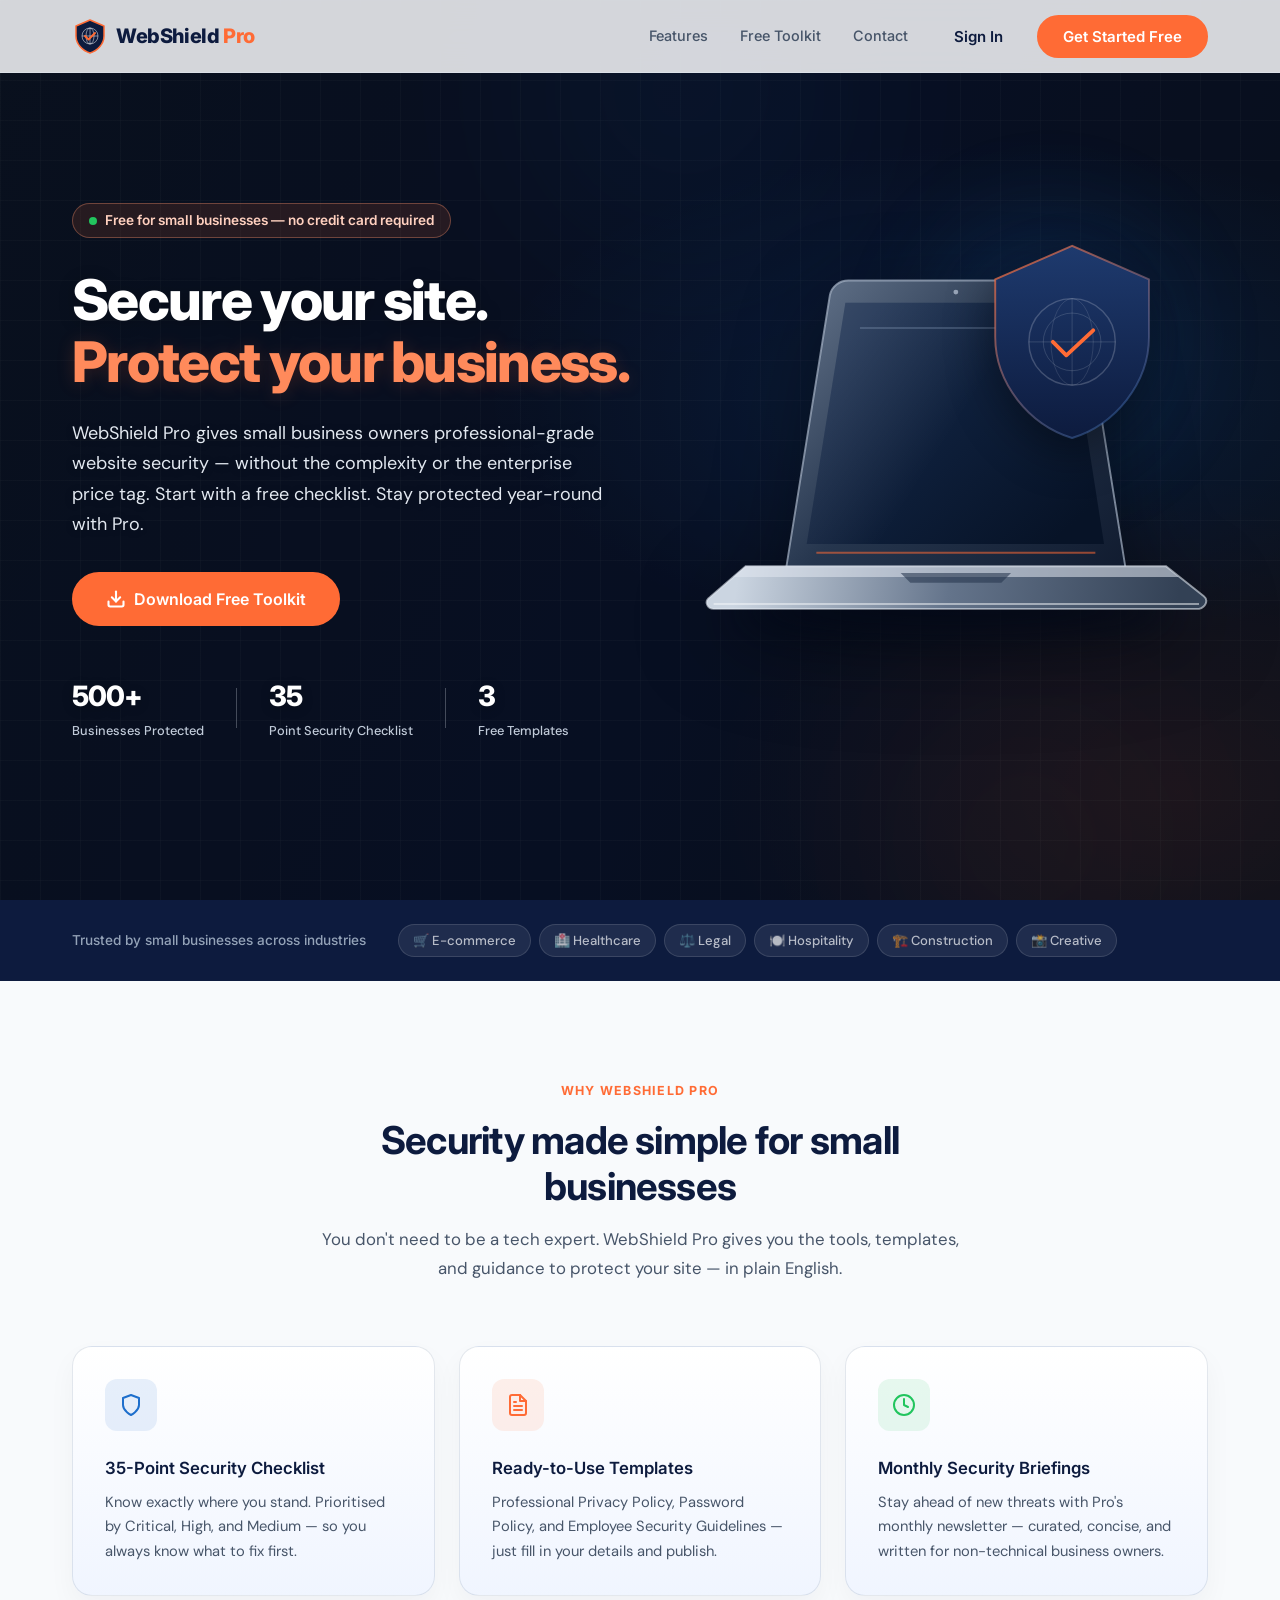
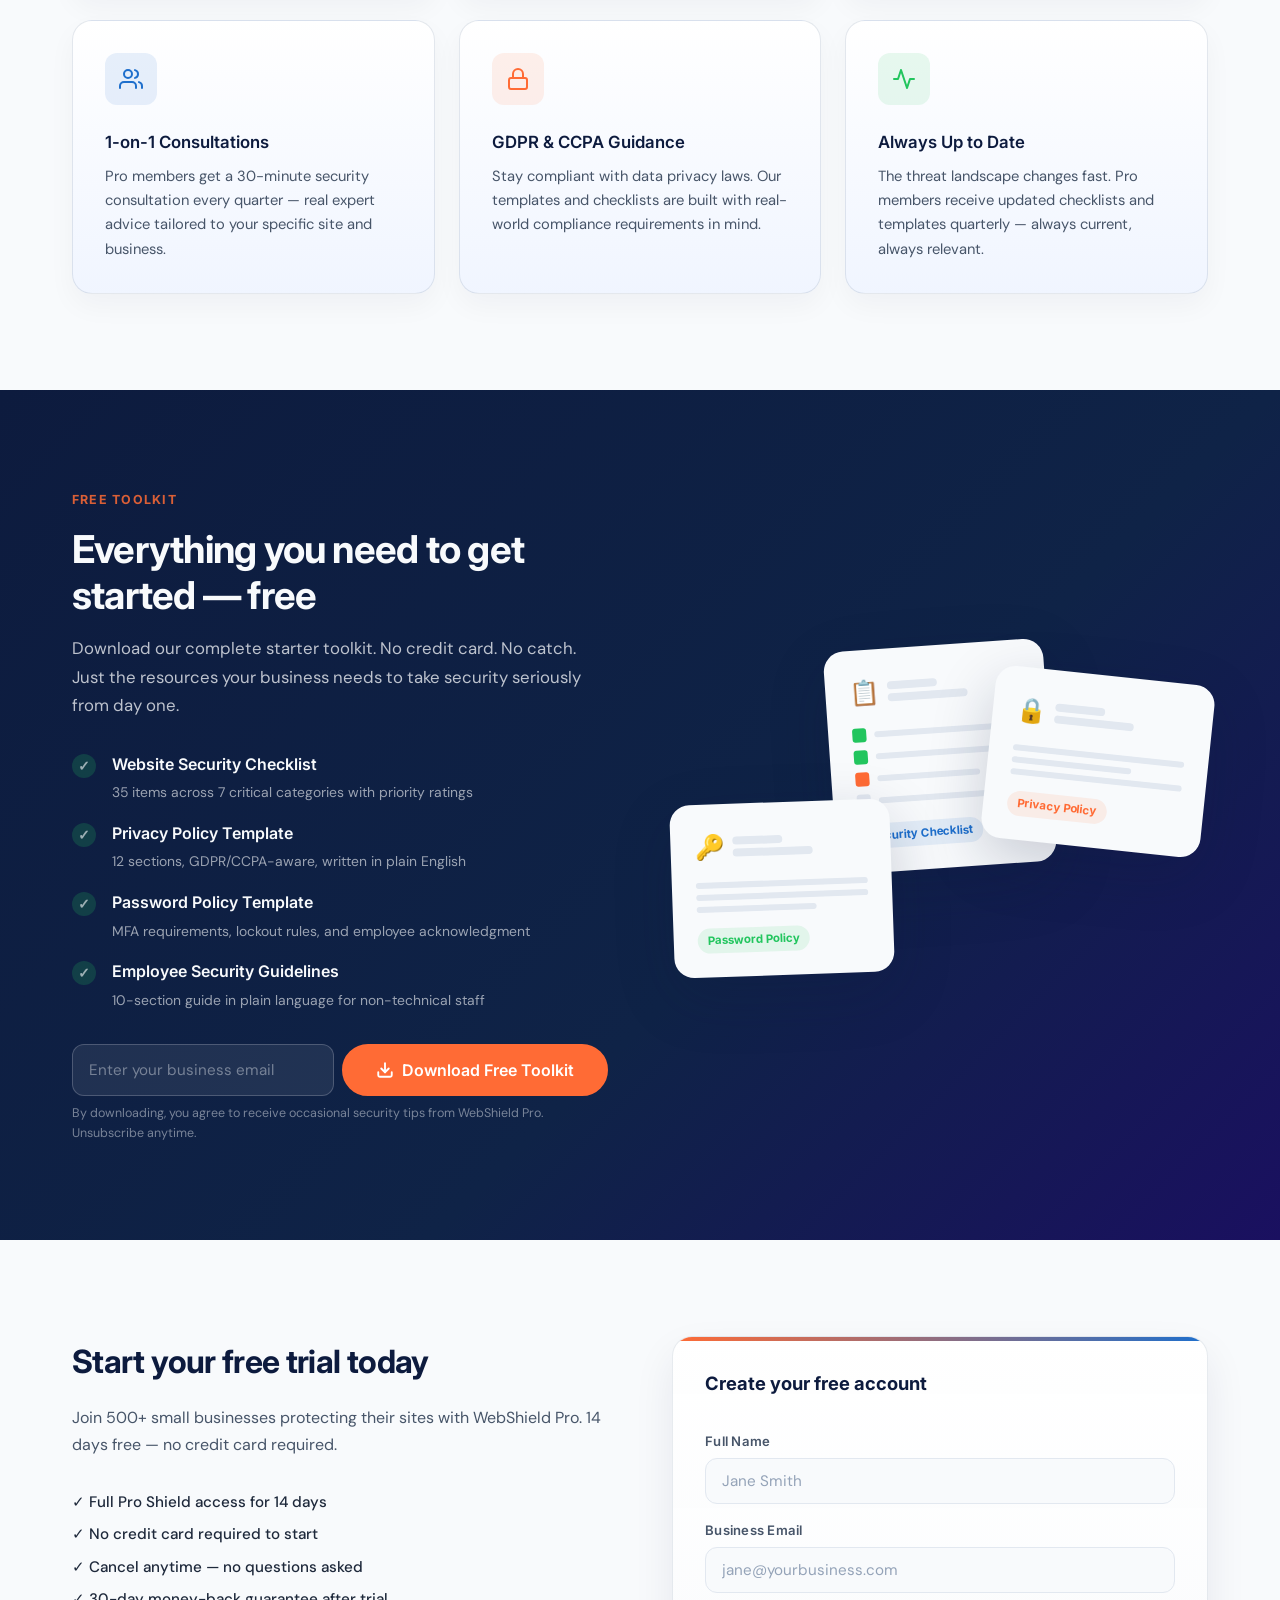
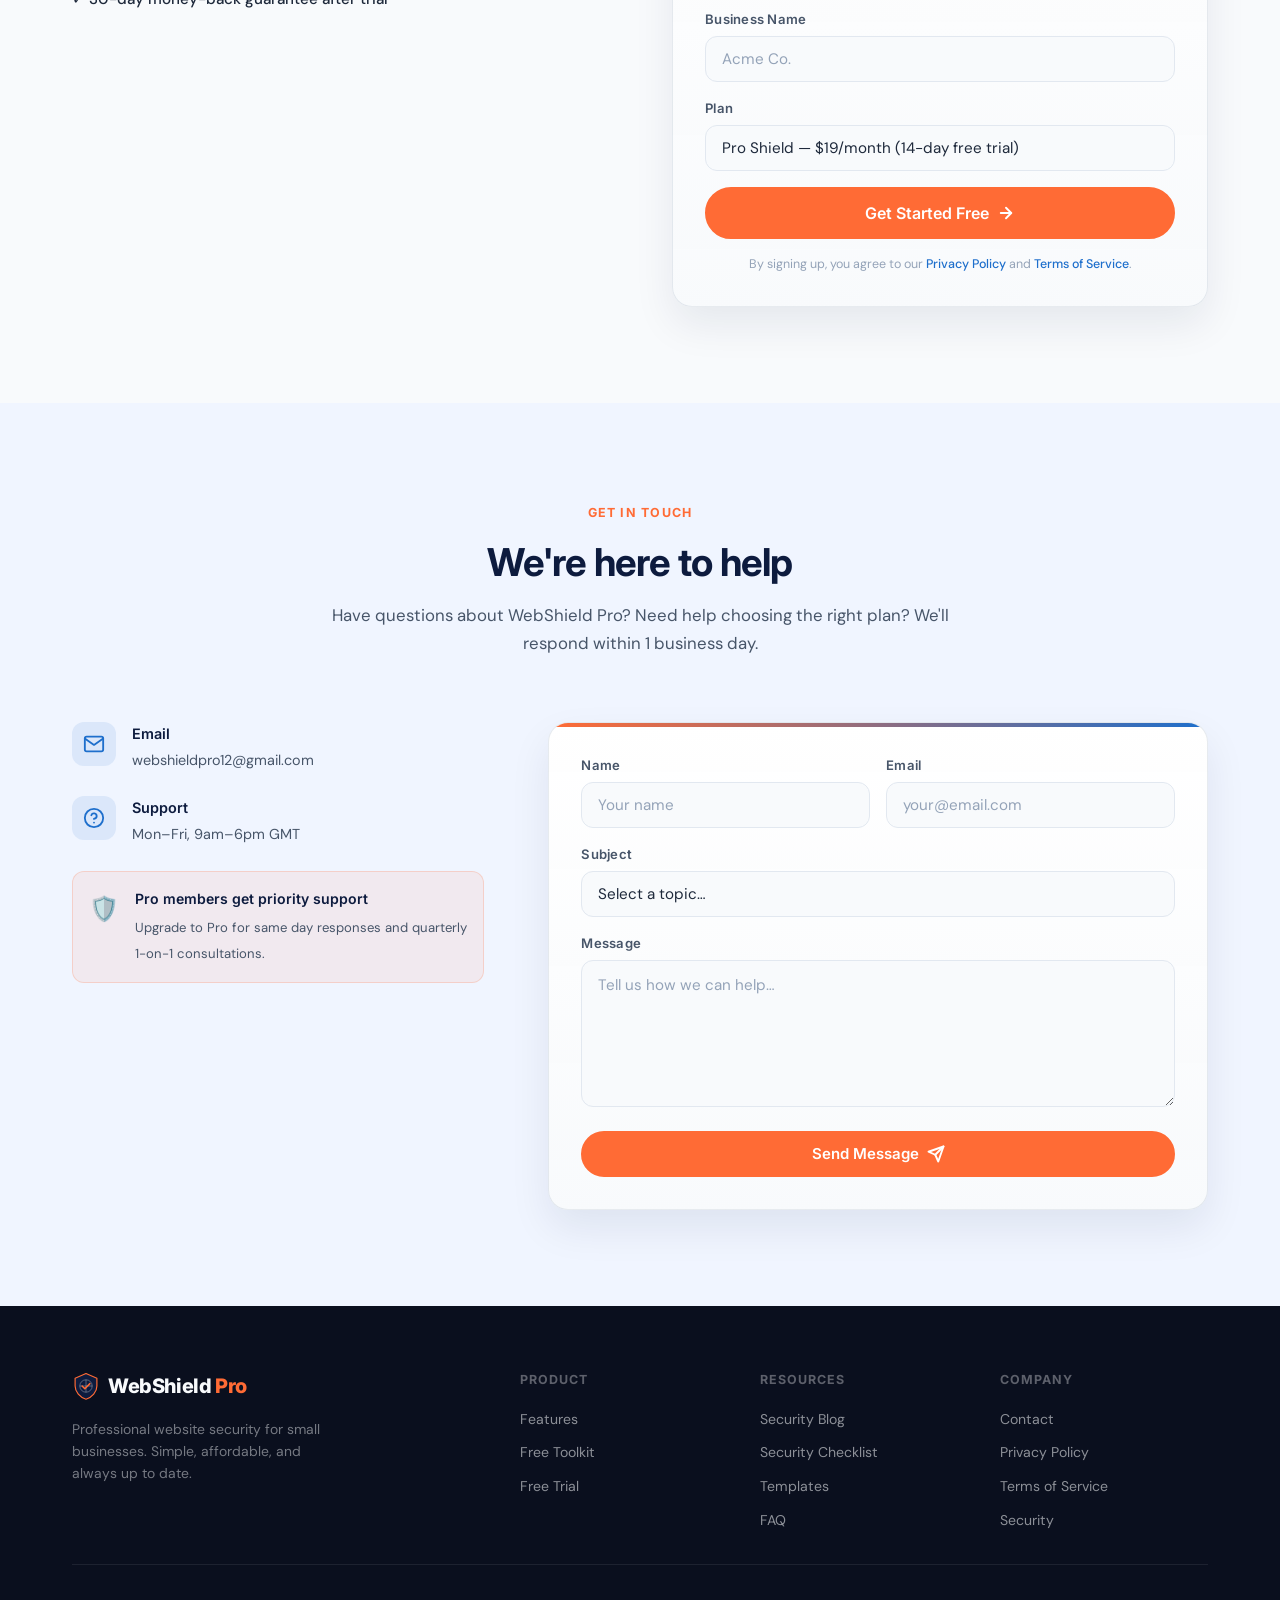
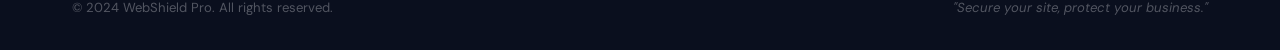
<file: index.html>
<!DOCTYPE html>
<html lang="en">
<head>
  <meta charset="UTF-8" />
  <meta name="viewport" content="width=device-width, initial-scale=1.0" />
  <title>WebShield Pro — Secure Your Site, Protect Your Business</title>
  <meta name="description" content="WebShield Pro gives small businesses professional-grade website security tools — simple, affordable, and built for the modern web. Download your free security checklist today." />
  <meta name="keywords" content="website security, small business security, privacy policy template, password policy, cybersecurity checklist" />
  <meta property="og:title" content="WebShield Pro — Secure Your Site, Protect Your Business" />
  <meta property="og:description" content="Free security checklist + 3 professional templates to protect your business online." />
  <meta property="og:type" content="website" />

  <!-- Google Fonts -->
  <link rel="preconnect" href="https://fonts.googleapis.com" />
  <link rel="preconnect" href="https://fonts.gstatic.com" crossorigin />
  <link href="https://fonts.googleapis.com/css2?family=Inter:wght@400;500;600;700;800;900&family=DM+Sans:wght@400;500;600&family=JetBrains+Mono:wght@400;500&display=swap" rel="stylesheet" />
  <link rel="icon" type="image/svg+xml" href="favicon.svg" />

  <link rel="stylesheet" href="styles.css?v=nav-spacing-2" />
</head>
<body>

  <!-- ===== NAVIGATION ===== -->
  <header class="nav-wrapper" id="top">
    <nav class="nav container">
      <a href="#top" class="nav-logo" id="nav-logo-link">
        <div class="logo-icon">
          <svg width="36" height="36" viewBox="0 0 36 36" fill="none" xmlns="http://www.w3.org/2000/svg">
            <path d="M18 2L4 8V18C4 25.7 10.2 32.9 18 35C25.8 32.9 32 25.7 32 18V8L18 2Z" fill="#0D1B3E"/>
            <path d="M18 2L4 8V18C4 25.7 10.2 32.9 18 35C25.8 32.9 32 25.7 32 18V8L18 2Z" stroke="#FF6B35" stroke-width="1.5" stroke-linejoin="round"/>
            <!-- Globe lines -->
            <circle cx="18" cy="18" r="8" stroke="#F8FAFC" stroke-width="1" opacity="0.5" fill="none"/>
            <line x1="18" y1="10" x2="18" y2="26" stroke="#F8FAFC" stroke-width="1" opacity="0.5"/>
            <line x1="10" y1="18" x2="26" y2="18" stroke="#F8FAFC" stroke-width="1" opacity="0.5"/>
            <ellipse cx="18" cy="18" rx="4" ry="8" stroke="#F8FAFC" stroke-width="1" opacity="0.5" fill="none"/>
            <!-- Check -->
            <path d="M13 18L16.5 21.5L23 15" stroke="#FF6B35" stroke-width="2" stroke-linecap="round" stroke-linejoin="round"/>
          </svg>
        </div>
        <span class="logo-text">WebShield <span class="logo-pro">Pro</span></span>
      </a>

      <div class="nav-menu" id="nav-menu">
        <ul class="nav-links" id="nav-links">
          <li><a href="#features" class="nav-link">Features</a></li>
          <li><a href="#toolkit" class="nav-link">Free Toolkit</a></li>
          <li><a href="#contact" class="nav-link">Contact</a></li>
        </ul>

        <div class="nav-actions">
          <a href="#signup" class="btn btn-ghost" id="nav-signin-btn">Sign In</a>
          <a href="#signup" class="btn btn-primary" id="nav-cta-btn">Get Started Free</a>
        </div>
      </div>

      <button class="hamburger" id="hamburger-btn" type="button" aria-label="Open menu" aria-controls="nav-menu" aria-expanded="false">
        <span></span><span></span><span></span>
      </button>
    </nav>
  </header>

  <!-- ===== HERO ===== -->
  <section class="hero" id="hero">
    <div class="hero-bg-grid"></div>
    <div class="hero-orb hero-orb-1"></div>
    <div class="hero-orb hero-orb-2"></div>

    <div class="container hero-content">
      <div class="hero-badge" id="hero-badge">
        <span class="badge-dot"></span>
        Free for small businesses — no credit card required
      </div>

      <h1 class="hero-headline">
        Secure your site.<br/>
        <span class="headline-accent">Protect your business.</span>
      </h1>

      <p class="hero-sub">
        WebShield Pro gives small business owners professional-grade website security — without the complexity or the enterprise price tag. Start with a free checklist. Stay protected year-round with Pro.
      </p>

      <div class="hero-actions">
        <a href="#toolkit" class="btn btn-primary btn-lg" id="hero-download-btn">
          <svg width="20" height="20" viewBox="0 0 24 24" fill="none" stroke="currentColor" stroke-width="2.5" stroke-linecap="round" stroke-linejoin="round"><path d="M21 15v4a2 2 0 0 1-2 2H5a2 2 0 0 1-2-2v-4"/><polyline points="7 10 12 15 17 10"/><line x1="12" y1="15" x2="12" y2="3"/></svg>
          Download Free Toolkit
        </a>
      </div>

      <div class="hero-stats">
        <div class="stat">
          <span class="stat-number">500+</span>
          <span class="stat-label">Businesses Protected</span>
        </div>
        <div class="stat-divider"></div>
        <div class="stat">
          <span class="stat-number">35</span>
          <span class="stat-label">Point Security Checklist</span>
        </div>
        <div class="stat-divider"></div>
        <div class="stat">
          <span class="stat-number">3</span>
          <span class="stat-label">Free Templates</span>
        </div>
      </div>
    </div>

    <div class="hero-shield-visual" aria-hidden="true">
      <div class="shield-glow"></div>
      <svg class="hero-laptop" viewBox="0 0 640 460" fill="none" xmlns="http://www.w3.org/2000/svg">
        <defs>
          <linearGradient id="laptop-lid" x1="158" y1="64" x2="492" y2="360" gradientUnits="userSpaceOnUse">
            <stop stop-color="#64748B"/>
            <stop offset=".45" stop-color="#26364E"/>
            <stop offset="1" stop-color="#111C30"/>
          </linearGradient>
          <linearGradient id="laptop-screen" x1="224" y1="104" x2="429" y2="322" gradientUnits="userSpaceOnUse">
            <stop stop-color="#14294B"/>
            <stop offset="1" stop-color="#071327"/>
          </linearGradient>
          <linearGradient id="laptop-base" x1="102" y1="347" x2="550" y2="415" gradientUnits="userSpaceOnUse">
            <stop stop-color="#CBD5E1"/>
            <stop offset=".48" stop-color="#64748B"/>
            <stop offset="1" stop-color="#334155"/>
          </linearGradient>
          <linearGradient id="screen-glint" x1="160" y1="119" x2="444" y2="300" gradientUnits="userSpaceOnUse">
            <stop stop-color="#fff" stop-opacity=".16"/>
            <stop offset=".55" stop-color="#fff" stop-opacity="0"/>
          </linearGradient>
          <filter id="laptop-shadow" x="37" y="49" width="570" height="400" color-interpolation-filters="sRGB" filterUnits="userSpaceOnUse">
            <feGaussianBlur stdDeviation="18"/>
          </filter>
        </defs>
        <ellipse cx="324" cy="396" rx="220" ry="25" fill="#020817" fill-opacity=".65" filter="url(#laptop-shadow)"/>
        <path d="M195 70C197 61 205 55 214 55H436C445 55 453 61 455 70L500 351H150L195 70Z" fill="url(#laptop-lid)" stroke="#A7B4C7" stroke-opacity=".7" stroke-width="2"/>
        <path d="M211 78H439L478 327H171L211 78Z" fill="url(#laptop-screen)"/>
        <path d="M211 78H439L478 327H171L211 78Z" fill="url(#screen-glint)"/>
        <path d="M226 104H424" stroke="#93A8C4" stroke-opacity=".28" stroke-width="2"/>
        <circle cx="325" cy="67" r="2.5" fill="#C9D5E5" fill-opacity=".65"/>
        <path d="M108 350H542L581 381C586 385 583 392 576 394H75C68 394 65 386 71 382L108 350Z" fill="url(#laptop-base)" stroke="#E2E8F0" stroke-opacity=".6" stroke-width="2"/>
        <path d="M108 350H542L555 361H95L108 350Z" fill="#E2E8F0" fill-opacity=".55"/>
        <path d="M268 357H382L372 367H278L268 357Z" fill="#26364E" fill-opacity=".58"/>
        <path d="M75 389H576" stroke="#F8FAFC" stroke-opacity=".5" stroke-width="2"/>
        <path d="M181 336H469" stroke="#FF6B35" stroke-opacity=".55" stroke-width="2"/>
      </svg>
      <svg class="shield-svg" viewBox="0 0 200 220" fill="none" xmlns="http://www.w3.org/2000/svg">
        <path d="M100 10L20 45V105C20 153 55 196 100 210C145 196 180 153 180 105V45L100 10Z" fill="url(#shieldGrad)" stroke="url(#shieldStroke)" stroke-width="2"/>
        <circle cx="100" cy="110" r="45" stroke="rgba(248,250,252,0.2)" stroke-width="1.5" fill="none"/>
        <circle cx="100" cy="110" r="30" stroke="rgba(248,250,252,0.15)" stroke-width="1" fill="none"/>
        <line x1="100" y1="65" x2="100" y2="155" stroke="rgba(248,250,252,0.15)" stroke-width="1"/>
        <line x1="55" y1="110" x2="145" y2="110" stroke="rgba(248,250,252,0.15)" stroke-width="1"/>
        <ellipse cx="100" cy="110" rx="22" ry="45" stroke="rgba(248,250,252,0.12)" stroke-width="1" fill="none"/>
        <path d="M80 110L94 124L122 98" stroke="#FF6B35" stroke-width="4" stroke-linecap="round" stroke-linejoin="round"/>
        <defs>
          <linearGradient id="shieldGrad" x1="100" y1="10" x2="100" y2="210" gradientUnits="userSpaceOnUse">
            <stop offset="0%" stop-color="#1E3A6E"/>
            <stop offset="100%" stop-color="#0D1B3E"/>
          </linearGradient>
          <linearGradient id="shieldStroke" x1="20" y1="10" x2="180" y2="210" gradientUnits="userSpaceOnUse">
            <stop offset="0%" stop-color="#FF6B35" stop-opacity="0.8"/>
            <stop offset="100%" stop-color="#1E6FCC" stop-opacity="0.4"/>
          </linearGradient>
        </defs>
      </svg>
    </div>
  </section>

  <!-- ===== TRUST BAR ===== -->
  <section class="trust-bar" id="trust-bar">
    <div class="container trust-bar-inner">
      <span class="trust-label">Trusted by small businesses across industries</span>
      <div class="trust-logos">
        <div class="trust-logo-pill">🛒 E-commerce</div>
        <div class="trust-logo-pill">🏥 Healthcare</div>
        <div class="trust-logo-pill">⚖️ Legal</div>
        <div class="trust-logo-pill">🍽️ Hospitality</div>
        <div class="trust-logo-pill">🏗️ Construction</div>
        <div class="trust-logo-pill">📸 Creative</div>
      </div>
    </div>
  </section>

  <!-- ===== FEATURES ===== -->
  <section class="features" id="features">
    <div class="container">
      <div class="section-header">
        <span class="section-overline">Why WebShield Pro</span>
        <h2 class="section-title">Security made simple for small businesses</h2>
        <p class="section-sub">You don't need to be a tech expert. WebShield Pro gives you the tools, templates, and guidance to protect your site — in plain English.</p>
      </div>

      <div class="features-grid">
        <div class="feature-card" id="feature-1">
          <div class="feature-icon feature-icon--blue">
            <svg width="24" height="24" viewBox="0 0 24 24" fill="none" stroke="currentColor" stroke-width="2" stroke-linecap="round" stroke-linejoin="round"><path d="M12 22s8-4 8-10V5l-8-3-8 3v7c0 6 8 10 8 10z"/></svg>
          </div>
          <h3 class="feature-title">35-Point Security Checklist</h3>
          <p class="feature-desc">Know exactly where you stand. Prioritised by Critical, High, and Medium — so you always know what to fix first.</p>
        </div>

        <div class="feature-card" id="feature-2">
          <div class="feature-icon feature-icon--orange">
            <svg width="24" height="24" viewBox="0 0 24 24" fill="none" stroke="currentColor" stroke-width="2" stroke-linecap="round" stroke-linejoin="round"><path d="M14 2H6a2 2 0 0 0-2 2v16a2 2 0 0 0 2 2h12a2 2 0 0 0 2-2V8z"/><polyline points="14 2 14 8 20 8"/><line x1="16" y1="13" x2="8" y2="13"/><line x1="16" y1="17" x2="8" y2="17"/><polyline points="10 9 9 9 8 9"/></svg>
          </div>
          <h3 class="feature-title">Ready-to-Use Templates</h3>
          <p class="feature-desc">Professional Privacy Policy, Password Policy, and Employee Security Guidelines — just fill in your details and publish.</p>
        </div>

        <div class="feature-card" id="feature-3">
          <div class="feature-icon feature-icon--green">
            <svg width="24" height="24" viewBox="0 0 24 24" fill="none" stroke="currentColor" stroke-width="2" stroke-linecap="round" stroke-linejoin="round"><circle cx="12" cy="12" r="10"/><polyline points="12 6 12 12 16 14"/></svg>
          </div>
          <h3 class="feature-title">Monthly Security Briefings</h3>
          <p class="feature-desc">Stay ahead of new threats with Pro's monthly newsletter — curated, concise, and written for non-technical business owners.</p>
        </div>

        <div class="feature-card" id="feature-4">
          <div class="feature-icon feature-icon--blue">
            <svg width="24" height="24" viewBox="0 0 24 24" fill="none" stroke="currentColor" stroke-width="2" stroke-linecap="round" stroke-linejoin="round"><path d="M17 21v-2a4 4 0 0 0-4-4H5a4 4 0 0 0-4 4v2"/><circle cx="9" cy="7" r="4"/><path d="M23 21v-2a4 4 0 0 0-3-3.87"/><path d="M16 3.13a4 4 0 0 1 0 7.75"/></svg>
          </div>
          <h3 class="feature-title">1-on-1 Consultations</h3>
          <p class="feature-desc">Pro members get a 30-minute security consultation every quarter — real expert advice tailored to your specific site and business.</p>
        </div>

        <div class="feature-card" id="feature-5">
          <div class="feature-icon feature-icon--orange">
            <svg width="24" height="24" viewBox="0 0 24 24" fill="none" stroke="currentColor" stroke-width="2" stroke-linecap="round" stroke-linejoin="round"><rect x="3" y="11" width="18" height="11" rx="2" ry="2"/><path d="M7 11V7a5 5 0 0 1 10 0v4"/></svg>
          </div>
          <h3 class="feature-title">GDPR & CCPA Guidance</h3>
          <p class="feature-desc">Stay compliant with data privacy laws. Our templates and checklists are built with real-world compliance requirements in mind.</p>
        </div>

        <div class="feature-card" id="feature-6">
          <div class="feature-icon feature-icon--green">
            <svg width="24" height="24" viewBox="0 0 24 24" fill="none" stroke="currentColor" stroke-width="2" stroke-linecap="round" stroke-linejoin="round"><polyline points="22 12 18 12 15 21 9 3 6 12 2 12"/></svg>
          </div>
          <h3 class="feature-title">Always Up to Date</h3>
          <p class="feature-desc">The threat landscape changes fast. Pro members receive updated checklists and templates quarterly — always current, always relevant.</p>
        </div>
      </div>
    </div>
  </section>

  <!-- ===== FREE TOOLKIT ===== -->
  <section class="toolkit" id="toolkit">
    <div class="toolkit-bg"></div>
    <div class="container toolkit-inner">
      <div class="toolkit-text">
        <span class="section-overline section-overline--light">Free Toolkit</span>
        <h2 class="section-title section-title--light">Everything you need to get started — free</h2>
        <p class="section-sub section-sub--light">Download our complete starter toolkit. No credit card. No catch. Just the resources your business needs to take security seriously from day one.</p>

        <ul class="toolkit-list">
          <li class="toolkit-item">
            <span class="toolkit-check">✓</span>
            <div>
              <strong>Website Security Checklist</strong>
              <span>35 items across 7 critical categories with priority ratings</span>
            </div>
          </li>
          <li class="toolkit-item">
            <span class="toolkit-check">✓</span>
            <div>
              <strong>Privacy Policy Template</strong>
              <span>12 sections, GDPR/CCPA-aware, written in plain English</span>
            </div>
          </li>
          <li class="toolkit-item">
            <span class="toolkit-check">✓</span>
            <div>
              <strong>Password Policy Template</strong>
              <span>MFA requirements, lockout rules, and employee acknowledgment</span>
            </div>
          </li>
          <li class="toolkit-item">
            <span class="toolkit-check">✓</span>
            <div>
              <strong>Employee Security Guidelines</strong>
              <span>10-section guide in plain language for non-technical staff</span>
            </div>
          </li>
        </ul>

        <div class="toolkit-download-form" id="toolkit-download-form">
          <input type="email" id="toolkit-email" class="input-field" placeholder="Enter your business email" aria-label="Business email for toolkit download" />
          <button type="button" class="btn btn-primary btn-lg" id="toolkit-download-btn" onclick="handleToolkitDownload()">
            <svg width="18" height="18" viewBox="0 0 24 24" fill="none" stroke="currentColor" stroke-width="2.5" stroke-linecap="round" stroke-linejoin="round"><path d="M21 15v4a2 2 0 0 1-2 2H5a2 2 0 0 1-2-2v-4"/><polyline points="7 10 12 15 17 10"/><line x1="12" y1="15" x2="12" y2="3"/></svg>
            Download Free Toolkit
          </button>
        </div>
        <p class="toolkit-note">By downloading, you agree to receive occasional security tips from WebShield Pro. Unsubscribe anytime.</p>
      </div>

      <div class="toolkit-cards" aria-hidden="true">
        <div class="doc-card doc-card-1">
          <div class="doc-card-header">
            <div class="doc-icon">📋</div>
            <div class="doc-lines">
              <div class="doc-line doc-line--short"></div>
              <div class="doc-line"></div>
            </div>
          </div>
          <div class="doc-check-list">
            <div class="doc-check-item"><span class="check-dot check-dot--done"></span><div class="check-line"></div></div>
            <div class="doc-check-item"><span class="check-dot check-dot--done"></span><div class="check-line"></div></div>
            <div class="doc-check-item"><span class="check-dot check-dot--warn"></span><div class="check-line check-line--short"></div></div>
            <div class="doc-check-item"><span class="check-dot"></span><div class="check-line"></div></div>
          </div>
          <div class="doc-badge">Security Checklist</div>
        </div>
        <div class="doc-card doc-card-2">
          <div class="doc-card-header">
            <div class="doc-icon">🔒</div>
            <div class="doc-lines">
              <div class="doc-line doc-line--short"></div>
              <div class="doc-line"></div>
            </div>
          </div>
          <div class="doc-body-lines">
            <div class="doc-body-line"></div>
            <div class="doc-body-line doc-body-line--short"></div>
            <div class="doc-body-line"></div>
          </div>
          <div class="doc-badge doc-badge--orange">Privacy Policy</div>
        </div>
        <div class="doc-card doc-card-3">
          <div class="doc-card-header">
            <div class="doc-icon">🔑</div>
            <div class="doc-lines">
              <div class="doc-line doc-line--short"></div>
              <div class="doc-line"></div>
            </div>
          </div>
          <div class="doc-body-lines">
            <div class="doc-body-line"></div>
            <div class="doc-body-line"></div>
            <div class="doc-body-line doc-body-line--short"></div>
          </div>
          <div class="doc-badge doc-badge--green">Password Policy</div>
        </div>
      </div>
    </div>
  </section>

  <!-- ===== NEWSLETTER SIGNUP ===== -->
  <section class="signup" id="signup">
    <div class="container signup-inner">
      <div class="signup-text">
        <h2 class="signup-title">Start your free trial today</h2>
        <p class="signup-sub">Join 500+ small businesses protecting their sites with WebShield Pro. 14 days free — no credit card required.</p>
        <ul class="signup-bullets">
          <li>✓ Full Pro Shield access for 14 days</li>
          <li>✓ No credit card required to start</li>
          <li>✓ Cancel anytime — no questions asked</li>
          <li>✓ 30-day money-back guarantee after trial</li>
        </ul>
      </div>

      <form class="signup-form" id="signup-form" onsubmit="handleSignup(event)" novalidate>
        <h3 class="form-title">Create your free account</h3>

        <div class="form-group">
          <label class="form-label" for="signup-name">Full Name</label>
          <input type="text" id="signup-name" class="input-field" placeholder="Jane Smith" autocomplete="name" required />
        </div>

        <div class="form-group">
          <label class="form-label" for="signup-email">Business Email</label>
          <input type="email" id="signup-email" class="input-field" placeholder="jane@yourbusiness.com" autocomplete="email" required />
        </div>

        <div class="form-group">
          <label class="form-label" for="signup-business">Business Name</label>
          <input type="text" id="signup-business" class="input-field" placeholder="Acme Co." required />
        </div>

        <div class="form-group">
          <label class="form-label" for="signup-plan">Plan</label>
          <select id="signup-plan" class="input-field select-field">
            <option value="free">Free Shield — $0/month</option>
            <option value="pro-monthly" selected>Pro Shield — $19/month (14-day free trial)</option>
            <option value="pro-annual">Pro Shield — $149/year (Save 35%)</option>
          </select>
        </div>

        <button type="submit" class="btn btn-primary btn-full btn-lg" id="signup-submit-btn">
          Get Started Free
          <svg width="18" height="18" viewBox="0 0 24 24" fill="none" stroke="currentColor" stroke-width="2.5" stroke-linecap="round" stroke-linejoin="round"><line x1="5" y1="12" x2="19" y2="12"/><polyline points="12 5 19 12 12 19"/></svg>
        </button>

        <p class="form-privacy">By signing up, you agree to our <a href="privacy-policy.html" id="privacy-link">Privacy Policy</a> and <a href="terms-of-service.html" id="terms-link">Terms of Service</a>.</p>

        <div class="form-success" id="signup-success" hidden>
          <span>🎉</span>
          <strong>Welcome aboard!</strong> Check your email to confirm your account.
        </div>
      </form>
    </div>
  </section>

  <!-- ===== CONTACT ===== -->
  <section class="contact" id="contact">
    <div class="container">
      <div class="section-header">
        <span class="section-overline">Get in Touch</span>
        <h2 class="section-title">We're here to help</h2>
        <p class="section-sub">Have questions about WebShield Pro? Need help choosing the right plan? We'll respond within 1 business day.</p>
      </div>

      <div class="contact-wrapper">
        <div class="contact-info">
          <div class="contact-item" id="contact-email-item">
            <div class="contact-icon">
              <svg width="22" height="22" viewBox="0 0 24 24" fill="none" stroke="currentColor" stroke-width="2" stroke-linecap="round" stroke-linejoin="round"><path d="M4 4h16c1.1 0 2 .9 2 2v12c0 1.1-.9 2-2 2H4c-1.1 0-2-.9-2-2V6c0-1.1.9-2 2-2z"/><polyline points="22,6 12,13 2,6"/></svg>
            </div>
            <div>
              <strong>Email</strong>
              <a href="mailto:webshieldpro12@gmail.com">webshieldpro12@gmail.com</a>
            </div>
          </div>

          <div class="contact-item" id="contact-support-item">
            <div class="contact-icon">
              <svg width="22" height="22" viewBox="0 0 24 24" fill="none" stroke="currentColor" stroke-width="2" stroke-linecap="round" stroke-linejoin="round"><circle cx="12" cy="12" r="10"/><path d="M9.09 9a3 3 0 0 1 5.83 1c0 2-3 3-3 3"/><line x1="12" y1="17" x2="12.01" y2="17"/></svg>
            </div>
            <div>
              <strong>Support</strong>
              <span>Mon–Fri, 9am–6pm GMT</span>
            </div>
          </div>

          <div class="contact-guarantee">
            <div class="guarantee-icon">🛡️</div>
            <div>
              <strong>Pro members get priority support</strong>
              <span>Upgrade to Pro for same day responses and quarterly 1-on-1 consultations.</span>
            </div>
          </div>
        </div>

        <form class="contact-form" id="contact-form" onsubmit="handleContact(event)" novalidate>
          <div class="form-row">
            <div class="form-group">
              <label class="form-label" for="contact-name">Name</label>
              <input type="text" id="contact-name" class="input-field" placeholder="Your name" required />
            </div>
            <div class="form-group">
              <label class="form-label" for="contact-email">Email</label>
              <input type="email" id="contact-email" class="input-field" placeholder="your@email.com" required />
            </div>
          </div>

          <div class="form-group">
            <label class="form-label" for="contact-subject">Subject</label>
            <select id="contact-subject" class="input-field select-field">
              <option value="">Select a topic…</option>
              <option value="general">General enquiry</option>
              <option value="consultation">Book a consultation</option>
              <option value="enterprise">Enterprise enquiry</option>
              <option value="support">Technical support</option>
            </select>
          </div>

          <div class="form-group">
            <label class="form-label" for="contact-message">Message</label>
            <textarea id="contact-message" class="input-field textarea-field" rows="5" placeholder="Tell us how we can help…" required></textarea>
          </div>

          <button type="submit" class="btn btn-primary btn-full" id="contact-submit-btn">
            Send Message
            <svg width="18" height="18" viewBox="0 0 24 24" fill="none" stroke="currentColor" stroke-width="2.5" stroke-linecap="round" stroke-linejoin="round"><line x1="22" y1="2" x2="11" y2="13"/><polygon points="22 2 15 22 11 13 2 9 22 2"/></svg>
          </button>

          <div class="form-success" id="contact-success" hidden>
            <span>✉️</span>
            <strong>Message sent!</strong> We'll be in touch within 1 business day.
          </div>
        </form>
      </div>
    </div>
  </section>

  <!-- ===== FOOTER ===== -->
  <footer class="footer" id="footer">
    <div class="container">
      <div class="footer-top">
        <div class="footer-brand">
          <a href="#top" class="nav-logo" id="footer-logo-link">
            <div class="logo-icon logo-icon--sm">
              <svg width="28" height="28" viewBox="0 0 36 36" fill="none" xmlns="http://www.w3.org/2000/svg">
                <path d="M18 2L4 8V18C4 25.7 10.2 32.9 18 35C25.8 32.9 32 25.7 32 18V8L18 2Z" fill="#0D1B3E"/>
                <path d="M18 2L4 8V18C4 25.7 10.2 32.9 18 35C25.8 32.9 32 25.7 32 18V8L18 2Z" stroke="#FF6B35" stroke-width="1.5" stroke-linejoin="round"/>
                <circle cx="18" cy="18" r="8" stroke="#F8FAFC" stroke-width="1" opacity="0.4" fill="none"/>
                <line x1="18" y1="10" x2="18" y2="26" stroke="#F8FAFC" stroke-width="1" opacity="0.4"/>
                <line x1="10" y1="18" x2="26" y2="18" stroke="#F8FAFC" stroke-width="1" opacity="0.4"/>
                <path d="M13 18L16.5 21.5L23 15" stroke="#FF6B35" stroke-width="2" stroke-linecap="round" stroke-linejoin="round"/>
              </svg>
            </div>
            <span class="logo-text">WebShield <span class="logo-pro">Pro</span></span>
          </a>
          <p class="footer-desc">Professional website security for small businesses. Simple, affordable, and always up to date.</p>
        </div>

        <div class="footer-links-group">
          <h4 class="footer-group-title">Product</h4>
          <ul class="footer-links">
            <li><a href="#features" class="footer-link" id="footer-features-link">Features</a></li>
            <li><a href="#toolkit" class="footer-link" id="footer-toolkit-link">Free Toolkit</a></li>
            <li><a href="#signup" class="footer-link" id="footer-trial-link">Free Trial</a></li>
          </ul>
        </div>

        <div class="footer-links-group">
          <h4 class="footer-group-title">Resources</h4>
          <ul class="footer-links">
            <li><a href="#features" class="footer-link" id="footer-blog-link">Security Blog</a></li>
            <li><a href="#toolkit" class="footer-link" id="footer-checklist-link">Security Checklist</a></li>
            <li><a href="#toolkit" class="footer-link" id="footer-templates-link">Templates</a></li>
            <li><a href="#contact" class="footer-link" id="footer-faq-link">FAQ</a></li>
          </ul>
        </div>

        <div class="footer-links-group">
          <h4 class="footer-group-title">Company</h4>
          <ul class="footer-links">
            <li><a href="#contact" class="footer-link" id="footer-contact-link">Contact</a></li>
            <li><a href="privacy-policy.html" class="footer-link" id="footer-privacy-link">Privacy Policy</a></li>
            <li><a href="terms-of-service.html" class="footer-link" id="footer-terms-link">Terms of Service</a></li>
            <li><a href="#features" class="footer-link" id="footer-security-link">Security</a></li>
          </ul>
        </div>
      </div>

      <div class="footer-bottom">
        <p class="footer-copy">© 2024 WebShield Pro. All rights reserved.</p>
        <p class="footer-tagline"><em>"Secure your site, protect your business."</em></p>
      </div>
    </div>
  </footer>

  <!-- Toast notification -->
  <div class="toast" id="toast" role="alert" aria-live="polite"></div>

  <script src="script.js"></script>
</body>
</html>
</file>
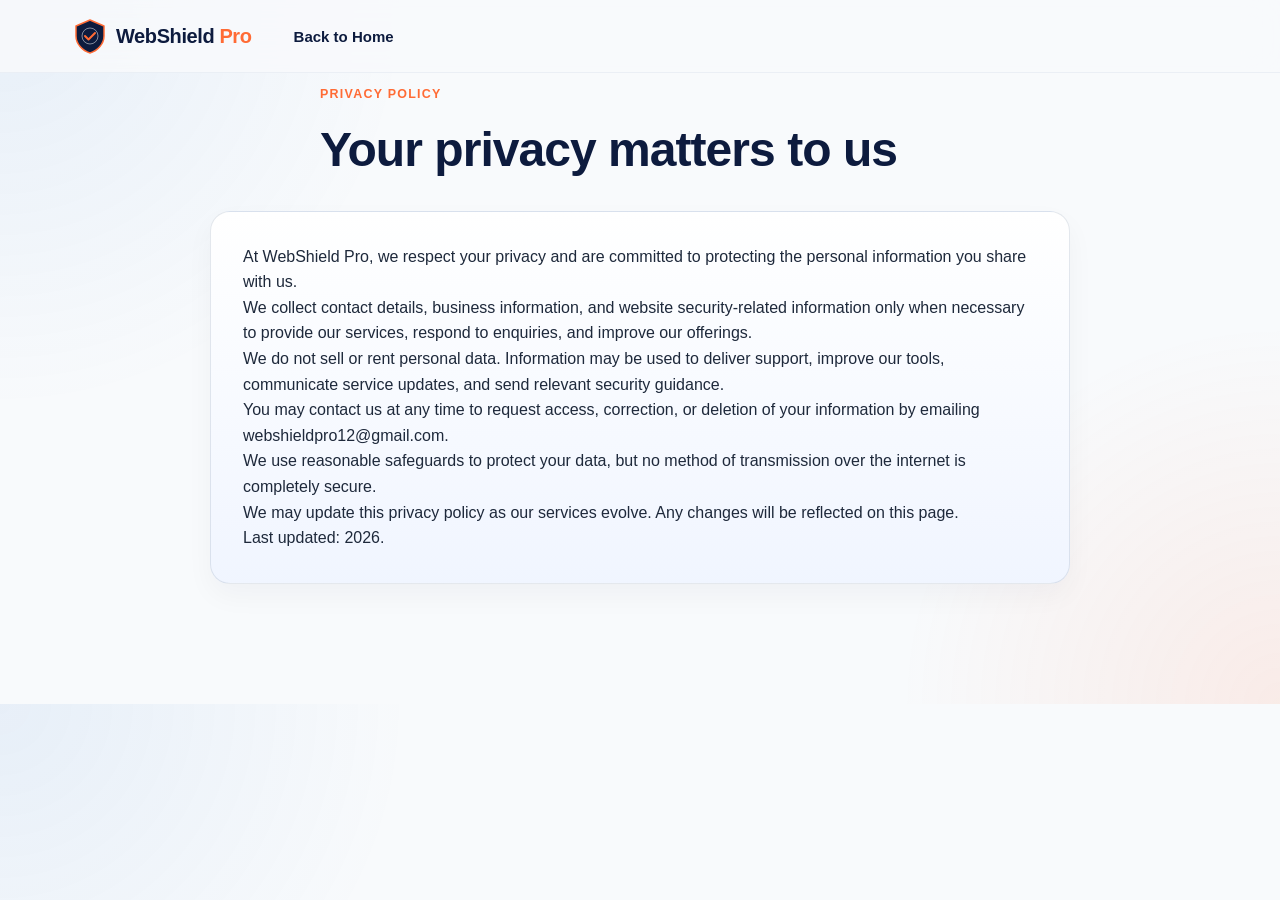
<file: privacy-policy.html>
<!DOCTYPE html>
<html lang="en">
<head>
  <meta charset="UTF-8" />
  <meta name="viewport" content="width=device-width, initial-scale=1.0" />
  <title>Privacy Policy | WebShield Pro</title>
  <link rel="stylesheet" href="styles.css" />
</head>
<body>
  <header class="nav-wrapper" id="top">
    <nav class="nav container">
      <a href="index.html" class="nav-logo">
        <div class="logo-icon">
          <svg width="36" height="36" viewBox="0 0 36 36" fill="none" xmlns="http://www.w3.org/2000/svg">
            <path d="M18 2L4 8V18C4 25.7 10.2 32.9 18 35C25.8 32.9 32 25.7 32 18V8L18 2Z" fill="#0D1B3E"/>
            <path d="M18 2L4 8V18C4 25.7 10.2 32.9 18 35C25.8 32.9 32 25.7 32 18V8L18 2Z" stroke="#FF6B35" stroke-width="1.5" stroke-linejoin="round"/>
            <circle cx="18" cy="18" r="8" stroke="#F8FAFC" stroke-width="1" opacity="0.5" fill="none"/>
            <path d="M13 18L16.5 21.5L23 15" stroke="#FF6B35" stroke-width="2" stroke-linecap="round" stroke-linejoin="round"/>
          </svg>
        </div>
        <span class="logo-text">WebShield <span class="logo-pro">Pro</span></span>
      </a>
      <div class="nav-actions">
        <a href="index.html" class="btn btn-ghost">Back to Home</a>
      </div>
    </nav>
  </header>

  <main class="container" style="padding: 80px 20px 120px; max-width: 900px;">
    <div class="section-header" style="text-align:left; margin-bottom: 32px;">
      <span class="section-overline">Privacy Policy</span>
      <h1 class="section-title" style="font-size: clamp(2rem, 4vw, 3rem);">Your privacy matters to us</h1>
    </div>

    <div class="feature-card" style="padding: 32px; text-align: left;">
      <p>At WebShield Pro, we respect your privacy and are committed to protecting the personal information you share with us.</p>
      <p>We collect contact details, business information, and website security-related information only when necessary to provide our services, respond to enquiries, and improve our offerings.</p>
      <p>We do not sell or rent personal data. Information may be used to deliver support, improve our tools, communicate service updates, and send relevant security guidance.</p>
      <p>You may contact us at any time to request access, correction, or deletion of your information by emailing <a href="mailto:webshieldpro12@gmail.com">webshieldpro12@gmail.com</a>.</p>
      <p>We use reasonable safeguards to protect your data, but no method of transmission over the internet is completely secure.</p>
      <p>We may update this privacy policy as our services evolve. Any changes will be reflected on this page.</p>
      <p>Last updated: 2026.</p>
    </div>
  </main>
</body>
</html>
</file>
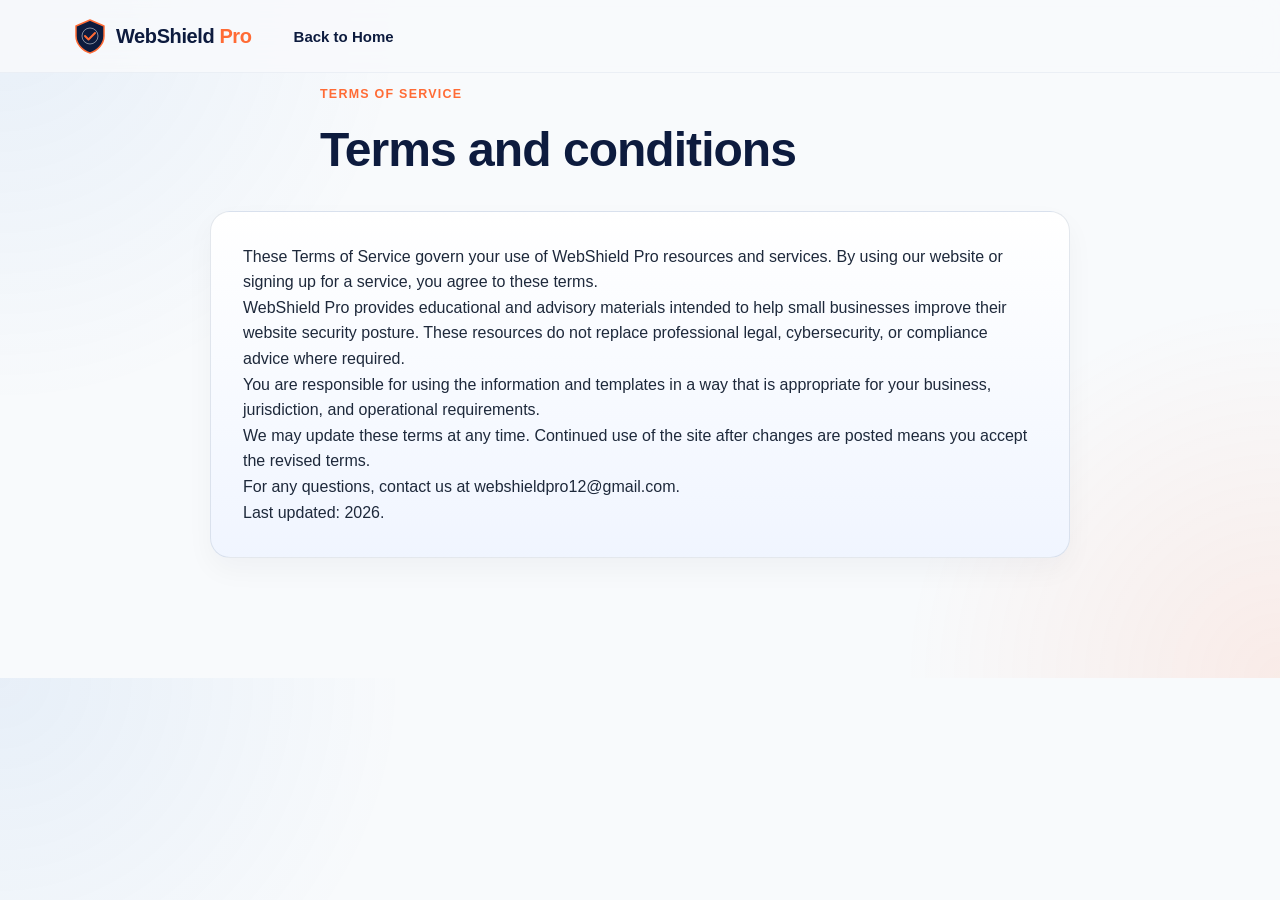
<file: terms-of-service.html>
<!DOCTYPE html>
<html lang="en">
<head>
  <meta charset="UTF-8" />
  <meta name="viewport" content="width=device-width, initial-scale=1.0" />
  <title>Terms of Service | WebShield Pro</title>
  <link rel="stylesheet" href="styles.css" />
</head>
<body>
  <header class="nav-wrapper" id="top">
    <nav class="nav container">
      <a href="index.html" class="nav-logo">
        <div class="logo-icon">
          <svg width="36" height="36" viewBox="0 0 36 36" fill="none" xmlns="http://www.w3.org/2000/svg">
            <path d="M18 2L4 8V18C4 25.7 10.2 32.9 18 35C25.8 32.9 32 25.7 32 18V8L18 2Z" fill="#0D1B3E"/>
            <path d="M18 2L4 8V18C4 25.7 10.2 32.9 18 35C25.8 32.9 32 25.7 32 18V8L18 2Z" stroke="#FF6B35" stroke-width="1.5" stroke-linejoin="round"/>
            <circle cx="18" cy="18" r="8" stroke="#F8FAFC" stroke-width="1" opacity="0.5" fill="none"/>
            <path d="M13 18L16.5 21.5L23 15" stroke="#FF6B35" stroke-width="2" stroke-linecap="round" stroke-linejoin="round"/>
          </svg>
        </div>
        <span class="logo-text">WebShield <span class="logo-pro">Pro</span></span>
      </a>
      <div class="nav-actions">
        <a href="index.html" class="btn btn-ghost">Back to Home</a>
      </div>
    </nav>
  </header>

  <main class="container" style="padding: 80px 20px 120px; max-width: 900px;">
    <div class="section-header" style="text-align:left; margin-bottom: 32px;">
      <span class="section-overline">Terms of Service</span>
      <h1 class="section-title" style="font-size: clamp(2rem, 4vw, 3rem);">Terms and conditions</h1>
    </div>

    <div class="feature-card" style="padding: 32px; text-align: left;">
      <p>These Terms of Service govern your use of WebShield Pro resources and services. By using our website or signing up for a service, you agree to these terms.</p>
      <p>WebShield Pro provides educational and advisory materials intended to help small businesses improve their website security posture. These resources do not replace professional legal, cybersecurity, or compliance advice where required.</p>
      <p>You are responsible for using the information and templates in a way that is appropriate for your business, jurisdiction, and operational requirements.</p>
      <p>We may update these terms at any time. Continued use of the site after changes are posted means you accept the revised terms.</p>
      <p>For any questions, contact us at <a href="mailto:webshieldpro12@gmail.com">webshieldpro12@gmail.com</a>.</p>
      <p>Last updated: 2026.</p>
    </div>
  </main>
</body>
</html>
</file>
<file: styles.css>
/* ============================================================
   WEBSHIELD PRO — styles.css
   Brand: Shield Navy #0D1B3E | Alert Orange #FF6B35
   Fonts: Inter (headings) | DM Sans (body)
   ============================================================ */

/* ===== CSS CUSTOM PROPERTIES ===== */
:root {
  /* Colors */
  --navy:        #0D1B3E;
  --navy-light:  #1E3A6E;
  --navy-mid:    #0f2347;
  --orange:      #FF6B35;
  --orange-dark: #e05520;
  --orange-glow: rgba(255, 107, 53, 0.2);
  --blue:        #1E6FCC;
  --blue-light:  #3b8ce8;
  --green:       #22C55E;
  --red:         #EF4444;

  /* Neutrals */
  --white:       #F8FAFC;
  --mist:        #E2E8F0;
  --steel:       #94A3B8;
  --slate:       #475569;
  --charcoal:    #1E293B;
  --midnight:    #0A0F1E;

  /* Typography */
  --font-head: 'Inter', -apple-system, BlinkMacSystemFont, sans-serif;
  --font-body: 'DM Sans', -apple-system, BlinkMacSystemFont, sans-serif;
  --font-mono: 'JetBrains Mono', 'Courier New', monospace;

  /* Spacing */
  --sp-xs: 4px;
  --sp-sm: 8px;
  --sp-md: 16px;
  --sp-lg: 24px;
  --sp-xl: 32px;
  --sp-2xl: 48px;
  --sp-3xl: 64px;
  --sp-4xl: 96px;

  /* Border radius */
  --radius-sm: 6px;
  --radius-md: 12px;
  --radius-lg: 20px;
  --radius-full: 9999px;

  /* Shadows */
  --shadow-sm: 0 1px 3px rgba(0,0,0,0.08), 0 1px 2px rgba(0,0,0,0.06);
  --shadow-md: 0 4px 20px rgba(13,27,62,0.10), 0 2px 8px rgba(0,0,0,0.06);
  --shadow-lg: 0 10px 40px rgba(13,27,62,0.15), 0 4px 16px rgba(0,0,0,0.08);
  --shadow-xl: 0 20px 60px rgba(13,27,62,0.20);
  --shadow-orange: 0 8px 30px rgba(255,107,53,0.30);

  /* Transitions */
  --ease: cubic-bezier(0.4, 0, 0.2, 1);
  --transition: 0.25s var(--ease);
}

/* ===== RESET & BASE ===== */
*, *::before, *::after { box-sizing: border-box; margin: 0; padding: 0; }

html {
  scroll-behavior: smooth;
  font-size: 16px;
  -webkit-font-smoothing: antialiased;
}

body {
  font-family: var(--font-body);
  color: var(--charcoal);
  background:
    radial-gradient(circle at top left, rgba(30, 111, 204, 0.08), transparent 28%),
    radial-gradient(circle at bottom right, rgba(255, 107, 53, 0.10), transparent 26%),
    var(--white);
  overflow-x: hidden;
  line-height: 1.6;
}

a { color: inherit; text-decoration: none; }
img, svg { display: block; }
ul { list-style: none; }
button { cursor: pointer; border: none; background: none; }
input, textarea, select { font-family: var(--font-body); }

/* ===== CONTAINER ===== */
.container {
  max-width: 1200px;
  margin: 0 auto;
  padding: 0 var(--sp-xl);
}

/* ===== BUTTONS ===== */
.btn {
  display: inline-flex;
  align-items: center;
  gap: var(--sp-sm);
  padding: 12px 24px;
  border-radius: var(--radius-full);
  font-family: var(--font-head);
  font-size: 0.9375rem;
  font-weight: 600;
  transition: all var(--transition);
  cursor: pointer;
  white-space: nowrap;
  border: 2px solid transparent;
  line-height: 1;
}

.btn-primary {
  background: var(--orange);
  color: #fff;
  border-color: var(--orange);
}
.btn-primary:hover {
  background: var(--orange-dark);
  border-color: var(--orange-dark);
  transform: translateY(-2px);
  box-shadow: var(--shadow-orange);
}
.btn-primary:active { transform: translateY(0); }

.btn-outline {
  background: transparent;
  color: var(--navy);
  border-color: var(--navy);
}
.btn-outline:hover {
  background: var(--navy);
  color: #fff;
  transform: translateY(-2px);
}

.btn-outline--light {
  color: var(--white);
  border-color: rgba(248,250,252,0.4);
}
.btn-outline--light:hover {
  background: rgba(248,250,252,0.1);
  border-color: var(--white);
  color: var(--white);
}

.btn-ghost {
  background: transparent;
  color: var(--navy);
  border-color: transparent;
}
.btn-ghost:hover { color: var(--orange); }

.btn-lg { padding: 15px 32px; font-size: 1rem; }
.btn-full { width: 100%; justify-content: center; }

/* ===== LOGO ===== */
.nav-logo {
  display: flex;
  align-items: center;
  gap: var(--sp-sm);
  text-decoration: none;
}
.logo-icon {
  display: flex;
  align-items: center;
  justify-content: center;
}
.logo-icon--sm svg { width: 28px; height: 28px; }
.logo-text {
  font-family: var(--font-head);
  font-weight: 800;
  font-size: 1.25rem;
  color: var(--navy);
  letter-spacing: -0.02em;
}
.logo-pro { color: var(--orange); }

/* ===== NAVIGATION ===== */
.nav-wrapper {
  position: fixed;
  top: 0; left: 0; right: 0;
  z-index: 1000;
  background: rgba(248,250,252,0.85);
  backdrop-filter: blur(16px);
  -webkit-backdrop-filter: blur(16px);
  border-bottom: 1px solid rgba(226,232,240,0.6);
  transition: box-shadow var(--transition);
}
.nav-wrapper.scrolled { box-shadow: var(--shadow-md); }

.nav {
  display: flex;
  align-items: center;
  height: 72px;
  gap: var(--sp-md);
}

.nav-menu {
  display: flex;
  flex-shrink: 0;
  align-items: center;
  gap: var(--sp-sm);
  margin-left: auto;
  white-space: nowrap;
}

.nav-links {
  display: flex;
  flex-shrink: 0;
  align-items: center;
  gap: var(--sp-sm);
}
.nav-link {
  font-family: var(--font-head);
  font-size: 0.9rem;
  font-weight: 500;
  color: var(--slate);
  padding: 6px 12px;
  white-space: nowrap;
  border-radius: var(--radius-sm);
  transition: color var(--transition), background var(--transition);
}
.nav-link:hover { color: var(--navy); background: var(--mist); }

.nav-actions {
  display: flex;
  flex-shrink: 0;
  align-items: center;
  gap: var(--sp-sm);
}

.hamburger {
  display: none;
  flex-direction: column;
  gap: 5px;
  margin-left: auto;
  padding: var(--sp-sm);
}
.hamburger span {
  display: block;
  width: 22px; height: 2px;
  background: var(--navy);
  border-radius: 2px;
  transition: all var(--transition);
}

/* ===== HERO ===== */
.hero {
  position: relative;
  min-height: 100vh;
  display: flex;
  align-items: center;
  padding: 140px 0 var(--sp-4xl);
  overflow: hidden;
  isolation: isolate;
  background:
    radial-gradient(ellipse at 78% 44%, rgba(30,111,204,0.3), transparent 36%),
    radial-gradient(ellipse at 92% 88%, rgba(255,107,53,0.14), transparent 28%),
    linear-gradient(115deg, #101d35 0%, #0D1B3E 56%, #101c31 100%);
}

.hero::before {
  content: "";
  position: absolute;
  inset: 0;
  z-index: 0;
  background: rgba(0,0,0,0.45);
  pointer-events: none;
}

.hero-bg-grid {
  position: absolute;
  inset: 0;
  z-index: 1;
  background-image:
    linear-gradient(rgba(248,250,252,0.025) 1px, transparent 1px),
    linear-gradient(90deg, rgba(248,250,252,0.025) 1px, transparent 1px);
  background-size: 40px 40px;
  pointer-events: none;
}

.hero-orb {
  position: absolute;
  z-index: 1;
  border-radius: 50%;
  filter: blur(80px);
  pointer-events: none;
  opacity: 0.22;
}
.hero-orb-1 {
  width: 500px; height: 500px;
  background: radial-gradient(circle, rgba(30,111,204,0.36), transparent 70%);
  top: -160px; left: 34%;
  animation: orbFloat 8s ease-in-out infinite;
}
.hero-orb-2 {
  width: 400px; height: 400px;
  background: radial-gradient(circle, rgba(255,107,53,0.22), transparent 70%);
  bottom: -140px; right: 4%;
  animation: orbFloat 10s ease-in-out infinite reverse;
}

@keyframes orbFloat {
  0%, 100% { transform: translate(0, 0) scale(1); }
  50% { transform: translate(30px, -20px) scale(1.05); }
}

.hero-content {
  position: relative;
  z-index: 2;
  width: 60%;
  max-width: 680px;
  margin-left: max(calc((100% - 1200px) / 2), 0px);
  margin-right: 0;
}

.hero-badge {
  display: inline-flex;
  align-items: center;
  gap: var(--sp-sm);
  background: rgba(255,107,53,0.12);
  color: #FFD0BF;
  border: 1px solid rgba(255,150,112,0.34);
  border-radius: var(--radius-full);
  padding: 6px 16px;
  font-size: 0.85rem;
  font-weight: 600;
  font-family: var(--font-head);
  margin-bottom: var(--sp-xl);
  animation: fadeInUp 0.6s var(--ease) 0.1s both;
}
.badge-dot {
  width: 8px; height: 8px;
  background: var(--green);
  border-radius: 50%;
  animation: pulse 2s infinite;
}
@keyframes pulse {
  0%, 100% { opacity: 1; box-shadow: 0 0 0 0 rgba(34,197,94,0.4); }
  50% { opacity: 0.8; box-shadow: 0 0 0 6px rgba(34,197,94,0); }
}

.hero-headline {
  font-family: var(--font-head);
  font-size: clamp(2.5rem, 4.4vw, 3.5rem);
  font-weight: 800;
  line-height: 1.1;
  letter-spacing: -0.03em;
  color: #fff;
  text-shadow: 0 2px 16px rgba(0,0,0,0.28);
  margin-bottom: var(--sp-lg);
  animation: fadeInUp 0.6s var(--ease) 0.2s both;
}
.headline-accent {
  color: #FF8A5B;
  text-shadow: 0 2px 18px rgba(255,107,53,0.18);
}

.hero-sub {
  font-size: 1.125rem;
  color: #E2E8F0;
  line-height: 1.7;
  max-width: 540px;
  margin-bottom: var(--sp-xl);
  text-shadow: 0 1px 8px rgba(0,0,0,0.24);
  animation: fadeInUp 0.6s var(--ease) 0.3s both;
}

.hero .btn-outline {
  color: #fff;
  border-color: #64748B;
  background: rgba(30,41,59,0.78);
}
.hero .btn-outline:hover {
  color: var(--navy);
  border-color: #fff;
  background: #fff;
}

.hero-actions {
  display: flex;
  flex-wrap: wrap;
  gap: var(--sp-md);
  margin-bottom: var(--sp-2xl);
  animation: fadeInUp 0.6s var(--ease) 0.4s both;
}

.hero-stats {
  display: flex;
  align-items: center;
  gap: var(--sp-xl);
  animation: fadeInUp 0.6s var(--ease) 0.5s both;
}
.stat { display: flex; flex-direction: column; gap: 2px; }
.stat-number {
  font-family: var(--font-head);
  font-size: 1.75rem;
  font-weight: 800;
  color: #fff;
  text-shadow: 0 2px 12px rgba(0,0,0,0.24);
  letter-spacing: -0.03em;
}
.stat-label {
  font-size: 0.8rem;
  color: #C1CBD9;
  font-weight: 500;
}
.stat-divider {
  width: 1px; height: 40px;
  background: rgba(226,232,240,0.28);
}

/* Hero product visual */
.hero-shield-visual {
  position: absolute;
  width: min(51vw, 620px);
  right: 1.5%;
  top: 50%;
  transform: translateY(-50%);
  z-index: 1;
  animation: shieldFloat 7s ease-in-out infinite;
}
@keyframes shieldFloat {
  0%, 100% { transform: translateY(-50%); }
  50% { transform: translateY(calc(-50% - 10px)); }
}
.shield-glow {
  position: absolute;
  top: 25%; left: 66%;
  transform: translate(-50%, -50%);
  width: 360px; height: 360px;
  background: radial-gradient(circle, rgba(30,111,204,0.32), rgba(30,111,204,0.06) 42%, transparent 72%);
  border-radius: 50%;
  filter: blur(30px);
}
.hero-laptop {
  position: relative;
  z-index: 0;
  width: 100%;
  height: auto;
  filter: drop-shadow(0 24px 42px rgba(0,0,0,0.38));
}
.shield-svg {
  position: absolute;
  z-index: 1;
  width: 31%;
  height: auto;
  left: 54%;
  top: 2%;
  filter: drop-shadow(0 14px 24px rgba(0,0,0,0.4));
}

@keyframes fadeInUp {
  from { opacity: 0; transform: translateY(24px); }
  to { opacity: 1; transform: translateY(0); }
}

/* ===== TRUST BAR ===== */
.trust-bar {
  background: var(--navy);
  padding: var(--sp-lg) 0;
}
.trust-bar-inner {
  display: flex;
  align-items: center;
  gap: var(--sp-xl);
  flex-wrap: wrap;
}
.trust-label {
  font-size: 0.85rem;
  font-weight: 500;
  color: var(--steel);
  white-space: nowrap;
  font-family: var(--font-head);
}
.trust-logos {
  display: flex;
  gap: var(--sp-sm);
  flex-wrap: wrap;
}
.trust-logo-pill {
  background: rgba(248,250,252,0.08);
  border: 1px solid rgba(248,250,252,0.12);
  color: rgba(248,250,252,0.7);
  border-radius: var(--radius-full);
  padding: 5px 14px;
  font-size: 0.82rem;
  font-weight: 500;
  transition: all var(--transition);
}
.trust-logo-pill:hover {
  background: rgba(248,250,252,0.14);
  color: var(--white);
}

/* ===== SECTION HEADERS ===== */
.section-header {
  text-align: center;
  max-width: 640px;
  margin: 0 auto var(--sp-3xl);
}
.section-overline {
  display: inline-block;
  font-family: var(--font-head);
  font-size: 0.78rem;
  font-weight: 700;
  letter-spacing: 0.1em;
  text-transform: uppercase;
  color: var(--orange);
  margin-bottom: var(--sp-md);
}
.section-overline--light { color: rgba(255,107,53,0.85); }

.section-title {
  font-family: var(--font-head);
  font-size: clamp(1.75rem, 3vw, 2.5rem);
  font-weight: 700;
  color: var(--navy);
  letter-spacing: -0.02em;
  line-height: 1.2;
  margin-bottom: var(--sp-md);
}
.section-title--light { color: var(--white); }

.section-sub {
  font-size: 1.05rem;
  color: var(--slate);
  line-height: 1.7;
}
.section-sub--light { color: rgba(248,250,252,0.75); }

/* ===== FEATURES ===== */
.features {
  padding: var(--sp-4xl) 0;
  background: var(--white);
}
.features-grid {
  display: grid;
  grid-template-columns: repeat(3, 1fr);
  gap: var(--sp-lg);
}
.feature-card {
  background: linear-gradient(180deg, rgba(255,255,255,0.98), rgba(240,245,255,0.98));
  border: 1.5px solid rgba(148, 163, 184, 0.25);
  border-radius: var(--radius-lg);
  padding: var(--sp-xl);
  transition: all var(--transition);
  position: relative;
  overflow: hidden;
  box-shadow: 0 12px 28px rgba(13, 27, 62, 0.04);
}
.feature-card::before {
  content: '';
  position: absolute;
  top: 0; left: 0; right: 0;
  height: 3px;
  background: linear-gradient(90deg, var(--orange), var(--blue));
  opacity: 0;
  transition: opacity var(--transition);
}
.feature-card:hover {
  border-color: rgba(30,111,204,0.2);
  box-shadow: var(--shadow-lg);
  transform: translateY(-4px);
}
.feature-card:hover::before { opacity: 1; }

.feature-icon {
  width: 52px; height: 52px;
  border-radius: var(--radius-md);
  display: flex; align-items: center; justify-content: center;
  margin-bottom: var(--sp-lg);
}
.feature-icon--blue { background: rgba(30,111,204,0.1); color: var(--blue); }
.feature-icon--orange { background: rgba(255,107,53,0.1); color: var(--orange); }
.feature-icon--green { background: rgba(34,197,94,0.1); color: var(--green); }

.feature-title {
  font-family: var(--font-head);
  font-size: 1.05rem;
  font-weight: 600;
  color: var(--navy);
  margin-bottom: var(--sp-sm);
}
.feature-desc { font-size: 0.92rem; color: var(--slate); line-height: 1.65; }

/* ===== TOOLKIT ===== */
.toolkit {
  position: relative;
  padding: var(--sp-4xl) 0;
  overflow: hidden;
}
.toolkit-bg {
  position: absolute;
  inset: 0;
  background: linear-gradient(135deg, var(--navy) 0%, #0f2347 60%, #1a1060 100%);
}
.toolkit-inner {
  position: relative;
  z-index: 2;
  display: grid;
  grid-template-columns: 1fr 1fr;
  gap: var(--sp-3xl);
  align-items: center;
}

.toolkit-list {
  display: flex;
  flex-direction: column;
  gap: var(--sp-md);
  margin: var(--sp-xl) 0;
}
.toolkit-item {
  display: flex;
  gap: var(--sp-md);
  align-items: flex-start;
}
.toolkit-check {
  flex-shrink: 0;
  width: 24px; height: 24px;
  background: rgba(34,197,94,0.2);
  color: var(--green);
  border-radius: 50%;
  display: flex; align-items: center; justify-content: center;
  font-size: 0.75rem;
  font-weight: 700;
  margin-top: 2px;
}
.toolkit-item strong {
  display: block;
  color: var(--white);
  font-family: var(--font-head);
  font-weight: 600;
  margin-bottom: 2px;
}
.toolkit-item span { font-size: 0.87rem; color: rgba(248,250,252,0.6); }

.toolkit-download-form {
  display: flex;
  gap: var(--sp-sm);
  flex-wrap: wrap;
}
.toolkit-download-form .input-field {
  flex: 1;
  min-width: 200px;
  background: rgba(248,250,252,0.08);
  border-color: rgba(248,250,252,0.2);
  color: var(--white);
}
.toolkit-download-form .input-field::placeholder { color: rgba(248,250,252,0.4); }
.toolkit-download-form .input-field:focus {
  background: rgba(248,250,252,0.12);
  border-color: var(--orange);
}
.toolkit-note {
  margin-top: var(--sp-sm);
  font-size: 0.78rem;
  color: rgba(248,250,252,0.45);
}

/* Animated doc cards */
.toolkit-cards {
  position: relative;
  height: 340px;
}
.doc-card {
  position: absolute;
  background: var(--white);
  border-radius: var(--radius-lg);
  padding: var(--sp-lg);
  box-shadow: var(--shadow-xl);
  width: 220px;
  transition: transform var(--transition);
}
.doc-card:hover { transform: scale(1.04); }
.doc-card-1 { top: 0; left: 50%; transform: translateX(-50%) rotate(-4deg); z-index: 1; }
.doc-card-1:hover { transform: translateX(-50%) rotate(-4deg) scale(1.04); }
.doc-card-2 { top: 30px; right: 0; transform: rotate(6deg); z-index: 2; }
.doc-card-2:hover { transform: rotate(6deg) scale(1.04); }
.doc-card-3 { bottom: 10px; left: 0; transform: rotate(-2deg); z-index: 3; }
.doc-card-3:hover { transform: rotate(-2deg) scale(1.04); }

.doc-card-header { display: flex; gap: var(--sp-sm); align-items: center; margin-bottom: var(--sp-md); }
.doc-icon { font-size: 1.5rem; }
.doc-lines { display: flex; flex-direction: column; gap: 4px; }
.doc-line { height: 8px; background: var(--mist); border-radius: 4px; width: 80px; }
.doc-line--short { width: 50px; }

.doc-check-list { display: flex; flex-direction: column; gap: 8px; }
.doc-check-item { display: flex; align-items: center; gap: 8px; }
.check-dot {
  width: 14px; height: 14px; border-radius: 3px;
  background: var(--mist);
  flex-shrink: 0;
}
.check-dot--done { background: var(--green); }
.check-dot--warn { background: var(--orange); }
.check-line { height: 6px; background: var(--mist); border-radius: 3px; flex: 1; }
.check-line--short { max-width: 60%; }

.doc-body-lines { display: flex; flex-direction: column; gap: 6px; }
.doc-body-line { height: 6px; background: var(--mist); border-radius: 3px; }
.doc-body-line--short { width: 70%; }

.doc-badge {
  display: inline-block;
  margin-top: var(--sp-md);
  background: rgba(30,111,204,0.1);
  color: var(--blue);
  border-radius: var(--radius-full);
  padding: 3px 10px;
  font-size: 0.72rem;
  font-weight: 700;
  font-family: var(--font-head);
}
.doc-badge--orange { background: rgba(255,107,53,0.1); color: var(--orange); }
.doc-badge--green { background: rgba(34,197,94,0.1); color: var(--green); }

/* ===== SIGN-UP ===== */
.signup {
  padding: var(--sp-4xl) 0;
  background: var(--white);
}
.signup-inner {
  display: grid;
  grid-template-columns: 1fr 1fr;
  gap: var(--sp-3xl);
  align-items: start;
}

.signup-title {
  font-family: var(--font-head);
  font-size: 2rem;
  font-weight: 700;
  color: var(--navy);
  letter-spacing: -0.02em;
  margin-bottom: var(--sp-md);
}
.signup-sub { font-size: 1rem; color: var(--slate); line-height: 1.7; margin-bottom: var(--sp-xl); }

.signup-bullets {
  display: flex;
  flex-direction: column;
  gap: var(--sp-sm);
}
.signup-bullets li {
  font-size: 0.95rem;
  color: var(--charcoal);
  font-weight: 500;
  display: flex;
  gap: var(--sp-sm);
}

/* ===== FORMS ===== */
.signup-form, .contact-form {
  background: linear-gradient(180deg, rgba(255,255,255,1), rgba(248,250,252,0.98));
  border: 1.5px solid rgba(148,163,184,0.22);
  border-radius: var(--radius-lg);
  padding: var(--sp-xl);
  box-shadow: 0 18px 40px rgba(13,27,62,0.08);
  position: relative;
  overflow: hidden;
}

.signup-form::before, .contact-form::before {
  content: '';
  position: absolute;
  inset: 0 auto auto 0;
  width: 100%;
  height: 4px;
  background: linear-gradient(90deg, var(--orange), var(--blue));
}
.form-title {
  font-family: var(--font-head);
  font-size: 1.15rem;
  font-weight: 700;
  color: var(--navy);
  margin-bottom: var(--sp-xl);
}
.form-group { margin-bottom: var(--sp-md); }
.form-row { display: grid; grid-template-columns: 1fr 1fr; gap: var(--sp-md); }

.form-label {
  display: block;
  font-size: 0.82rem;
  font-weight: 600;
  color: var(--slate);
  font-family: var(--font-head);
  letter-spacing: 0.02em;
  margin-bottom: 6px;
}

.input-field {
  width: 100%;
  padding: 12px 16px;
  border: 1.5px solid var(--mist);
  border-radius: var(--radius-md);
  font-family: var(--font-body);
  font-size: 0.95rem;
  color: var(--charcoal);
  background: var(--white);
  transition: border-color var(--transition), box-shadow var(--transition);
  outline: none;
  appearance: none;
}
.input-field:focus {
  border-color: var(--blue);
  box-shadow: 0 0 0 3px rgba(30,111,204,0.12);
}
.input-field::placeholder { color: var(--steel); }
.select-field { cursor: pointer; }
.textarea-field { resize: vertical; min-height: 120px; line-height: 1.6; }

.form-privacy {
  margin-top: var(--sp-md);
  font-size: 0.78rem;
  color: var(--steel);
  text-align: center;
  line-height: 1.5;
}
.form-privacy a { color: var(--blue); font-weight: 500; }
.form-privacy a:hover { text-decoration: underline; }

.form-success {
  display: flex;
  align-items: center;
  gap: var(--sp-sm);
  margin-top: var(--sp-md);
  padding: var(--sp-md);
  background: rgba(34,197,94,0.1);
  border: 1px solid rgba(34,197,94,0.3);
  border-radius: var(--radius-md);
  font-size: 0.9rem;
  color: #15803d;
}
.form-success[hidden] { display: none; }

/* ===== CONTACT ===== */
.contact {
  padding: var(--sp-4xl) 0;
  background: #f0f5ff;
}
.contact-wrapper {
  display: grid;
  grid-template-columns: 1fr 1.6fr;
  gap: var(--sp-3xl);
  align-items: start;
}

.contact-info { display: flex; flex-direction: column; gap: var(--sp-lg); }
.contact-item {
  display: flex;
  gap: var(--sp-md);
  align-items: flex-start;
}
.contact-icon {
  flex-shrink: 0;
  width: 44px; height: 44px;
  background: rgba(30,111,204,0.1);
  color: var(--blue);
  border-radius: var(--radius-md);
  display: flex; align-items: center; justify-content: center;
}
.contact-item strong {
  display: block;
  font-family: var(--font-head);
  font-weight: 600;
  color: var(--navy);
  font-size: 0.9rem;
  margin-bottom: 2px;
}
.contact-item a, .contact-item span { font-size: 0.9rem; color: var(--slate); }
.contact-item a:hover { color: var(--blue); }

.contact-guarantee {
  display: flex;
  gap: var(--sp-md);
  align-items: flex-start;
  background: rgba(255,107,53,0.08);
  border: 1px solid rgba(255,107,53,0.2);
  border-radius: var(--radius-md);
  padding: var(--sp-md);
}
.guarantee-icon { font-size: 1.5rem; flex-shrink: 0; margin-top: 2px; }
.contact-guarantee strong {
  display: block;
  font-family: var(--font-head);
  font-weight: 600;
  color: var(--navy);
  font-size: 0.88rem;
  margin-bottom: 4px;
}
.contact-guarantee span { font-size: 0.82rem; color: var(--slate); line-height: 1.5; }

/* ===== FOOTER ===== */
.footer {
  background: var(--midnight);
  padding: var(--sp-3xl) 0 var(--sp-xl);
}
.footer-top {
  display: grid;
  grid-template-columns: 2fr 1fr 1fr 1fr;
  gap: var(--sp-xl);
  padding-bottom: var(--sp-xl);
  border-bottom: 1px solid rgba(248,250,252,0.08);
  margin-bottom: var(--sp-xl);
}
.footer .logo-text { color: var(--white); }
.footer-desc {
  font-size: 0.87rem;
  color: rgba(248,250,252,0.45);
  line-height: 1.6;
  margin-top: var(--sp-md);
  max-width: 260px;
}

.footer-group-title {
  font-family: var(--font-head);
  font-size: 0.78rem;
  font-weight: 700;
  letter-spacing: 0.08em;
  text-transform: uppercase;
  color: rgba(248,250,252,0.35);
  margin-bottom: var(--sp-md);
}
.footer-links { display: flex; flex-direction: column; gap: var(--sp-sm); }
.footer-link {
  font-size: 0.88rem;
  color: rgba(248,250,252,0.55);
  transition: color var(--transition);
}
.footer-link:hover { color: var(--white); }

.footer-bottom {
  display: flex;
  justify-content: space-between;
  align-items: center;
  flex-wrap: wrap;
  gap: var(--sp-md);
}
.footer-copy {
  font-size: 0.82rem;
  color: rgba(248,250,252,0.3);
}
.footer-tagline {
  font-size: 0.82rem;
  color: rgba(248,250,252,0.3);
}

/* ===== TOAST ===== */
.toast {
  position: fixed;
  bottom: var(--sp-xl);
  left: 50%;
  transform: translateX(-50%) translateY(100px);
  background: var(--charcoal);
  color: var(--white);
  padding: 12px 24px;
  border-radius: var(--radius-full);
  font-size: 0.9rem;
  font-weight: 500;
  box-shadow: var(--shadow-xl);
  z-index: 9999;
  transition: transform 0.4s var(--ease), opacity 0.4s var(--ease);
  opacity: 0;
  pointer-events: none;
  white-space: nowrap;
}
.toast.show {
  transform: translateX(-50%) translateY(0);
  opacity: 1;
}

/* ===== SCROLL REVEAL ===== */
.reveal {
  opacity: 0;
  transform: translateY(24px);
  transition: opacity 0.6s var(--ease), transform 0.6s var(--ease);
}
.reveal.visible {
  opacity: 1;
  transform: translateY(0);
}

/* ===== RESPONSIVE ===== */
@media (max-width: 1024px) {
  .features-grid { grid-template-columns: repeat(2, 1fr); }
  .toolkit-inner { grid-template-columns: 1fr; }
  .toolkit-cards { height: 200px; margin-bottom: var(--sp-xl); }
  .doc-card { width: 180px; }
  .footer-top { grid-template-columns: 1fr 1fr; }
}

@media (min-width: 769px) and (max-width: 1024px) {
  .hero-content { width: 54%; }
  .hero-headline { font-size: clamp(2.25rem, 4vw, 3rem); }
  .hero-shield-visual { width: 45vw; right: 1%; }
}

@media (min-width: 841px) and (max-width: 900px) {
  .nav.container { padding: 0 var(--sp-md); }
  .nav-link { padding: 6px; }
  .nav-actions .btn { padding-left: 12px; padding-right: 12px; }
}

@media (max-width: 840px) {
  .hamburger { display: flex; }

  .nav-menu {
    display: none;
    position: absolute;
    top: 100%;
    left: 0;
    right: 0;
    flex-direction: column;
    align-items: stretch;
    gap: var(--sp-sm);
    padding: var(--sp-md);
    background: var(--white);
    border-bottom: 1px solid var(--mist);
    box-shadow: var(--shadow-md);
  }
  .nav-menu.open { display: flex; }

  .nav-links {
    display: flex;
    flex-direction: column;
    align-items: stretch;
    gap: var(--sp-xs);
  }
  .nav-link {
    display: block;
    padding: var(--sp-sm) var(--sp-md);
  }
  .nav-actions {
    display: flex;
    flex-direction: column;
    align-items: stretch;
  }
  .nav-actions .btn {
    width: 100%;
    justify-content: center;
  }
}

@media (max-width: 768px) {
  .container { padding: 0 var(--sp-md); }
  .hero {
    min-height: 0;
    display: block;
    padding: 120px 0 var(--sp-3xl);
  }
  .hero-content {
    width: 100%;
    margin-left: 0;
  }
  .hero-shield-visual {
    position: relative;
    top: auto;
    right: auto;
    width: min(100%, 540px);
    margin: 30px auto -20px;
    transform: none;
    animation: none;
  }
  .hero-stats { flex-wrap: wrap; gap: var(--sp-lg); }
  .stat-divider { display: none; }

  .features-grid { grid-template-columns: 1fr; }

  .toolkit-inner { grid-template-columns: 1fr; }
  .toolkit-cards { display: none; }

  .signup-inner { grid-template-columns: 1fr; }
  .contact-wrapper { grid-template-columns: 1fr; }
  .form-row { grid-template-columns: 1fr; }

  .footer-top { grid-template-columns: 1fr 1fr; }
  .footer-bottom { flex-direction: column; text-align: center; }

  .trust-bar-inner { flex-direction: column; align-items: flex-start; gap: var(--sp-md); }
}

@media (max-width: 480px) {
  .hero-actions { flex-direction: column; }
  .hero-actions .btn { width: 100%; justify-content: center; }
  .footer-top { grid-template-columns: 1fr; }
  .toolkit-download-form { flex-direction: column; }
}
</file>
